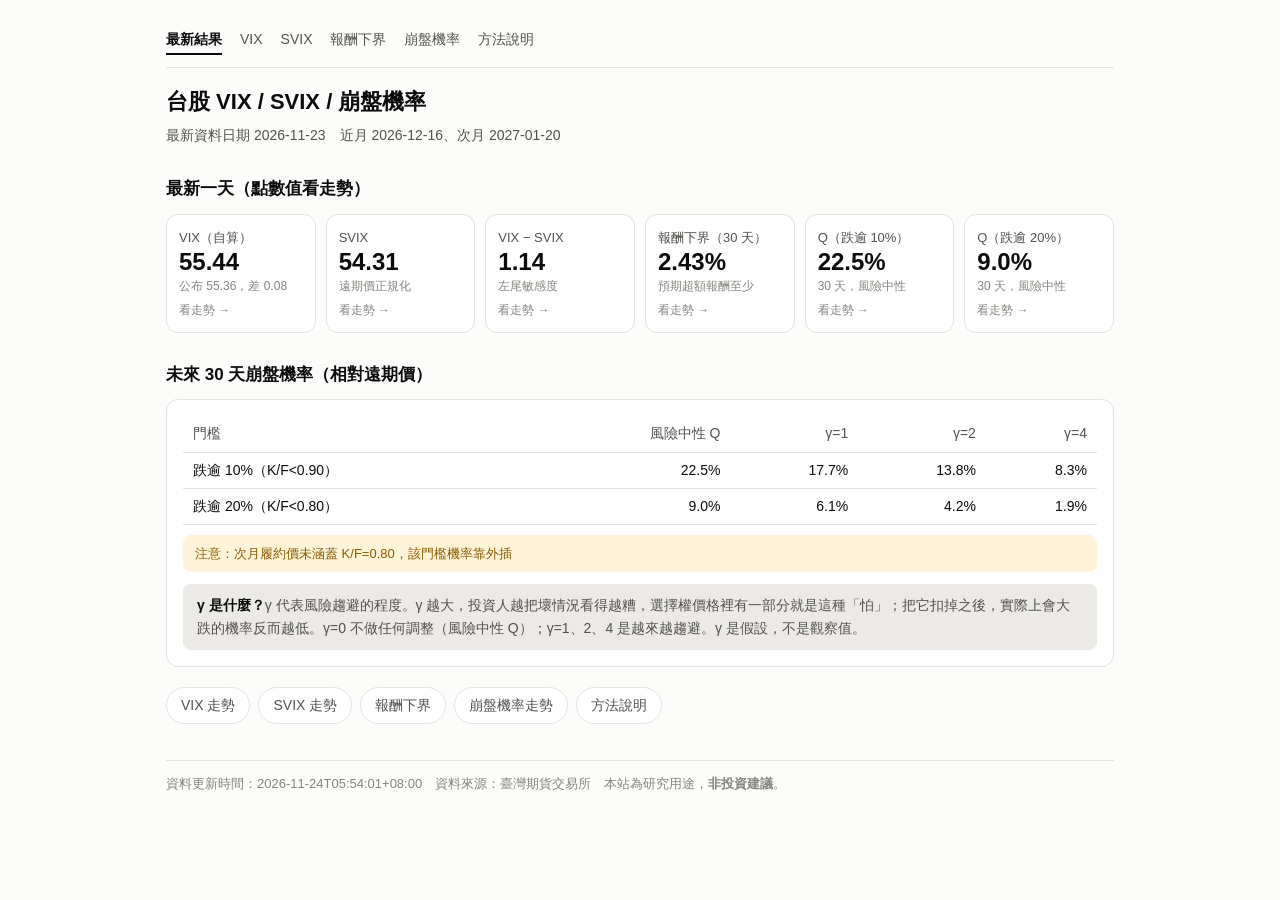
<file: index.html>
<!DOCTYPE html>
<html lang="zh-Hant"><head><meta charset="utf-8"><meta name="viewport" content="width=device-width, initial-scale=1"><title>台股 VIX / SVIX / 崩盤機率</title><link rel="stylesheet" href="assets/style.css?v=ba09b813"></head><body><main>
<nav aria-label="頁面"><a href="index.html" aria-current="page">最新結果</a><a href="vix.html">VIX</a><a href="svix.html">SVIX</a><a href="bound.html">報酬下界</a><a href="crash.html">崩盤機率</a><a href="methodology.html">方法說明</a></nav>
<h1>台股 VIX / SVIX / 崩盤機率</h1>
<div class="sub" id="asof"></div>

<h2>最新一天（點數值看走勢）</h2>
<div class="stats six" id="stats"></div>

<h2>未來 30 天崩盤機率（相對遠期價）</h2>
<div class="card">
  <table id="ctable"><thead><tr><th>門檻</th><th>風險中性 Q</th><th>γ=1</th><th>γ=2</th><th>γ=4</th></tr></thead><tbody></tbody></table>
  <div class="note" id="cnote" hidden></div>
  <p class="explain"><b>γ 是什麼？</b>γ 代表風險趨避的程度。γ 越大，投資人越把壞情況看得越糟，選擇權價格裡有一部分就是這種「怕」；把它扣掉之後，實際上會大跌的機率反而越低。γ=0 不做任何調整（風險中性 Q）；γ=1、2、4 是越來越趨避。γ 是假設，不是觀察值。</p>
</div>

<div class="bar" style="margin-top:20px">
  <a class="btn" href="vix.html">VIX 走勢</a>
  <a class="btn" href="svix.html">SVIX 走勢</a>
  <a class="btn" href="bound.html">報酬下界</a>
  <a class="btn" href="crash.html">崩盤機率走勢</a>
  <a class="btn" href="methodology.html">方法說明</a>
</div>
<footer>資料更新時間：<span id="updated"></span>　資料來源：臺灣期貨交易所　本站為研究用途，<strong>非投資建議</strong>。</footer>
</main>
<script src="assets/data.js?v=4e2e5773"></script><script src="assets/common.js?v=1d50b320"></script>
<script>
const last = S[S.length - 1];
$('#asof').textContent = last ? `最新資料日期 ${last.date}　近月 ${last.near_expiry}、次月 ${last.next_expiry}` : '尚無資料';
if (last) {
  const st = [
    ['VIX（自算）', num(last.vix), last.vix_taifex_published != null ? `公布 ${num(last.vix_taifex_published)}，差 ${num(last.vix_diff, 2)}` : '公布值尚未取得', 'vix.html'],
    ['SVIX', num(last.svix), '遠期價正規化', 'svix.html'],
    ['VIX − SVIX', num(last.vix - last.svix), '左尾敏感度', 'svix.html#spread'],
    ['報酬下界（30 天）', pct(last.lb_30d, 2), '預期超額報酬至少', 'bound.html'],
    ['Q（跌逾 10%）', pct(pOf(last.date, '0.9', '0')), '30 天，風險中性', 'crash.html?th=0.9'],
    ['Q（跌逾 20%）', pct(pOf(last.date, '0.8', '0')), '30 天，風險中性', 'crash.html?th=0.8'],
  ];
  const box = $('#stats');
  st.forEach(([k, v, n, href]) => {
    const a = document.createElement('a'); a.className = 'stat'; a.href = href;
    [['k', k], ['v', v], ['n', n], ['go', '看走勢 →']].forEach(([c, t]) => { const e = document.createElement('div'); e.className = c; e.textContent = t; a.appendChild(e); });
    box.appendChild(a);
  });
  const tb = $('#ctable tbody');
  [['0.9', '跌逾 10%（K/F<0.90）'], ['0.8', '跌逾 20%（K/F<0.80）']].forEach(([th, lab]) => {
    const tr = document.createElement('tr');
    [lab, ...GAMMAS.map(g => pct(pOf(last.date, th, g)))].forEach(t => { const td = document.createElement('td'); td.textContent = t; tr.appendChild(td); });
    tb.appendChild(tr);
  });
  const notes = flagText(last.quality_flags), n = $('#cnote');
  n.hidden = !notes.length; n.textContent = notes.length ? '注意：' + notes.join('；') : '';
}
</script></body></html>
</file>
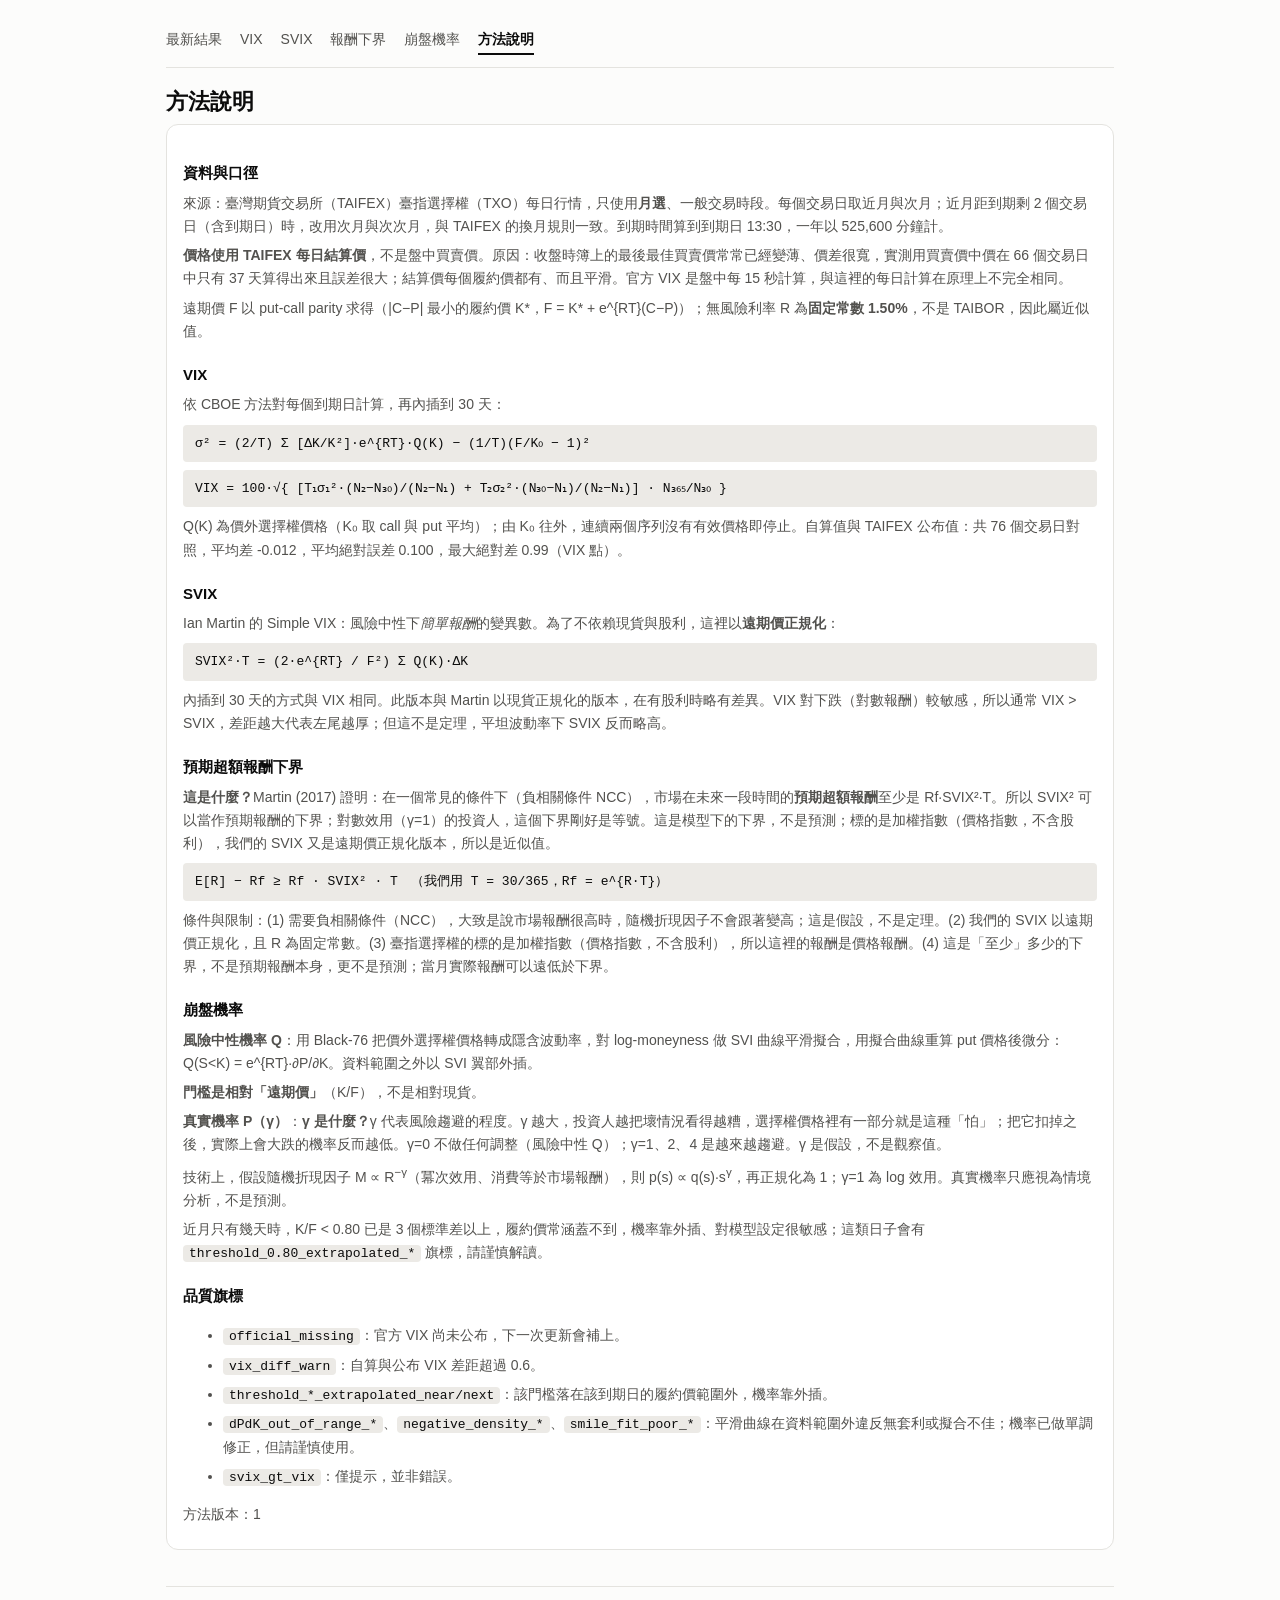
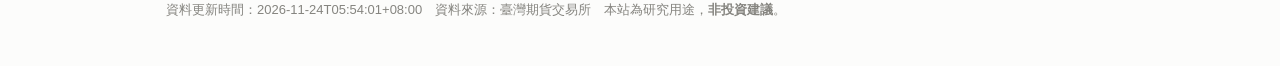
<file: methodology.html>
<!DOCTYPE html>
<html lang="zh-Hant"><head><meta charset="utf-8"><meta name="viewport" content="width=device-width, initial-scale=1"><title>方法說明</title><link rel="stylesheet" href="assets/style.css?v=ba09b813"></head><body><main>
<nav aria-label="頁面"><a href="index.html">最新結果</a><a href="vix.html">VIX</a><a href="svix.html">SVIX</a><a href="bound.html">報酬下界</a><a href="crash.html">崩盤機率</a><a href="methodology.html" aria-current="page">方法說明</a></nav>
<h1>方法說明</h1>
<div class="card method">
  <h3>資料與口徑</h3>
  <p>來源：臺灣期貨交易所（TAIFEX）臺指選擇權（TXO）每日行情，只使用<strong>月選</strong>、一般交易時段。每個交易日取近月與次月；近月距到期剩 2 個交易日（含到期日）時，改用次月與次次月，與 TAIFEX 的換月規則一致。到期時間算到到期日 13:30，一年以 525,600 分鐘計。</p>
  <p><strong>價格使用 TAIFEX 每日結算價</strong>，不是盤中買賣價。原因：收盤時簿上的最後最佳買賣價常常已經變薄、價差很寬，實測用買賣價中價在 66 個交易日中只有 37 天算得出來且誤差很大；結算價每個履約價都有、而且平滑。官方 VIX 是盤中每 15 秒計算，與這裡的每日計算在原理上不完全相同。</p>
  <p>遠期價 F 以 put-call parity 求得（|C−P| 最小的履約價 K*，F = K* + e^{RT}(C−P)）；無風險利率 R 為<strong>固定常數 <span id="m-rate"></span></strong>，不是 TAIBOR，因此屬近似值。</p>
  <h3>VIX</h3>
  <p>依 CBOE 方法對每個到期日計算，再內插到 30 天：</p>
  <span class="eq">σ² = (2/T) Σ [ΔK/K²]·e^{RT}·Q(K) − (1/T)(F/K₀ − 1)²</span>
  <span class="eq">VIX = 100·√{ [T₁σ₁²·(N₂−N₃₀)/(N₂−N₁) + T₂σ₂²·(N₃₀−N₁)/(N₂−N₁)] · N₃₆₅/N₃₀ }</span>
  <p>Q(K) 為價外選擇權價格（K₀ 取 call 與 put 平均）；由 K₀ 往外，連續兩個序列沒有有效價格即停止。自算值與 TAIFEX 公布值：<span id="m-acc"></span></p>
  <h3>SVIX</h3>
  <p>Ian Martin 的 Simple VIX：風險中性下<em>簡單報酬</em>的變異數。為了不依賴現貨與股利，這裡以<strong>遠期價正規化</strong>：</p>
  <span class="eq">SVIX²·T = (2·e^{RT} / F²) Σ Q(K)·ΔK</span>
  <p>內插到 30 天的方式與 VIX 相同。此版本與 Martin 以現貨正規化的版本，在有股利時略有差異。VIX 對下跌（對數報酬）較敏感，所以通常 VIX &gt; SVIX，差距越大代表左尾越厚；但這不是定理，平坦波動率下 SVIX 反而略高。</p>
  <h3>預期超額報酬下界</h3>
  <p><b>這是什麼？</b>Martin (2017) 證明：在一個常見的條件下（負相關條件 NCC），市場在未來一段時間的<b>預期超額報酬</b>至少是 Rf·SVIX²·T。所以 SVIX² 可以當作預期報酬的下界；對數效用（γ=1）的投資人，這個下界剛好是等號。這是模型下的下界，不是預測；標的是加權指數（價格指數，不含股利），我們的 SVIX 又是遠期價正規化版本，所以是近似值。</p>
  <span class="eq">E[R] − Rf ≥ Rf · SVIX² · T　（我們用 T = 30/365，Rf = e^{R·T}）</span>
  <p>條件與限制：(1) 需要負相關條件（NCC），大致是說市場報酬很高時，隨機折現因子不會跟著變高；這是假設，不是定理。(2) 我們的 SVIX 以遠期價正規化，且 R 為固定常數。(3) 臺指選擇權的標的是加權指數（價格指數，不含股利），所以這裡的報酬是價格報酬。(4) 這是「至少」多少的下界，不是預期報酬本身，更不是預測；當月實際報酬可以遠低於下界。</p>
  <h3>崩盤機率</h3>
  <p><strong>風險中性機率 Q</strong>：用 Black-76 把價外選擇權價格轉成隱含波動率，對 log-moneyness 做 SVI 曲線平滑擬合，用擬合曲線重算 put 價格後微分：Q(S&lt;K) = e^{RT}·∂P/∂K。資料範圍之外以 SVI 翼部外插。</p>
  <p><strong>門檻是相對「遠期價」</strong>（K/F），不是相對現貨。</p>
  <p><strong>真實機率 P（γ）</strong>：<b>γ 是什麼？</b>γ 代表風險趨避的程度。γ 越大，投資人越把壞情況看得越糟，選擇權價格裡有一部分就是這種「怕」；把它扣掉之後，實際上會大跌的機率反而越低。γ=0 不做任何調整（風險中性 Q）；γ=1、2、4 是越來越趨避。γ 是假設，不是觀察值。</p>
  <p>技術上，假設隨機折現因子 M ∝ R<sup>−γ</sup>（冪次效用、消費等於市場報酬），則 p(s) ∝ q(s)·s<sup>γ</sup>，再正規化為 1；γ=1 為 log 效用。真實機率只應視為情境分析，不是預測。</p>
  <p>近月只有幾天時，K/F &lt; 0.80 已是 3 個標準差以上，履約價常涵蓋不到，機率靠外插、對模型設定很敏感；這類日子會有 <code>threshold_0.80_extrapolated_*</code> 旗標，請謹慎解讀。</p>
  <h3>品質旗標</h3>
  <ul>
    <li><code>official_missing</code>：官方 VIX 尚未公布，下一次更新會補上。</li>
    <li><code>vix_diff_warn</code>：自算與公布 VIX 差距超過 0.6。</li>
    <li><code>threshold_*_extrapolated_near/next</code>：該門檻落在該到期日的履約價範圍外，機率靠外插。</li>
    <li><code>dPdK_out_of_range_*</code>、<code>negative_density_*</code>、<code>smile_fit_poor_*</code>：平滑曲線在資料範圍外違反無套利或擬合不佳；機率已做單調修正，但請謹慎使用。</li>
    <li><code>svix_gt_vix</code>：僅提示，並非錯誤。</li>
  </ul>
  <p>方法版本：<span id="m-ver"></span></p>
</div>
<footer>資料更新時間：<span id="updated"></span>　資料來源：臺灣期貨交易所　本站為研究用途，<strong>非投資建議</strong>。</footer>
</main>
<script src="assets/data.js?v=4e2e5773"></script><script src="assets/common.js?v=1d50b320"></script></body></html>
</file>
<file: assets/style.css>
:root {
  color-scheme: light;
  --surface: #fcfcfb; --card: #ffffff; --line: #e4e3df; --grid: #eceae6;
  --ink: #0b0b0b; --ink-2: #52514e; --ink-3: #85847f;
  --s1: #2a78d6; --s2: #eb6834; --s3: #1baf7a;
  --o1: #0d366b; --o2: #1c5cab; --o3: #3987e5; --o4: #86b6ef;
  --warn: #8a5a00; --warn-bg: #fff4d9;
}
@media (prefers-color-scheme: dark) {
  :root {
    color-scheme: dark;
    --surface: #1a1a19; --card: #222221; --line: #3a3a38; --grid: #2d2d2b;
    --ink: #f0efec; --ink-2: #c3c2b7; --ink-3: #8f8e86;
    --s1: #3987e5; --s2: #d95926; --s3: #199e70;
    --o1: #cde2fb; --o2: #86b6ef; --o3: #3987e5; --o4: #1c5cab;
    --warn: #f0c36b; --warn-bg: #3a2f12;
  }
}
* { box-sizing: border-box; }
body { margin: 0; background: var(--surface); color: var(--ink); font: 15px/1.65 -apple-system, "Segoe UI", "PingFang TC", "Noto Sans TC", sans-serif; }
main { max-width: 980px; margin: 0 auto; padding: 16px 16px 48px; }
nav { display: flex; flex-wrap: wrap; gap: 4px 18px; padding: 10px 0 12px; border-bottom: 1px solid var(--line); margin-bottom: 16px; font-size: 14px; }
nav a { color: var(--ink-2); text-decoration: none; padding: 2px 0; border-bottom: 2px solid transparent; }
nav a:hover { color: var(--ink); }
nav a[aria-current="page"] { color: var(--ink); border-bottom-color: var(--ink); font-weight: 600; }
h1 { font-size: 22px; font-weight: 600; margin: 8px 0 4px; }
h2 { font-size: 17px; font-weight: 600; margin: 28px 0 10px; }
h3 { font-size: 15px; font-weight: 600; margin: 20px 0 6px; }
.sub { color: var(--ink-2); font-size: 14px; }
.card { background: var(--card); border: 1px solid var(--line); border-radius: 12px; padding: 16px; }
.stats { display: grid; grid-template-columns: repeat(auto-fit, minmax(150px, 1fr)); gap: 12px; margin-top: 4px; }
a.stat, div.stat { display: block; color: inherit; text-decoration: none; background: var(--card); border: 1px solid var(--line); border-radius: 12px; padding: 12px 14px; }
a.stat:hover, a.stat:focus-visible { border-color: var(--ink-3); outline: none; }
a.stat:focus-visible { outline: 2px solid var(--s1); outline-offset: 2px; }
.stats.six { grid-template-columns: repeat(6, minmax(0, 1fr)); gap: 10px; }
.stats.six .stat { padding: 12px 12px; }
.stats.six .stat .v { font-size: 24px; }
@media (max-width: 820px) { .stats.six { grid-template-columns: repeat(auto-fit, minmax(140px, 1fr)); } }
.stat .k { color: var(--ink-2); font-size: 13px; }
.stat .v { font-size: 28px; font-weight: 600; line-height: 1.2; font-variant-numeric: tabular-nums; }
.stat .n { color: var(--ink-3); font-size: 12px; }
.stat .go { color: var(--ink-3); font-size: 12px; margin-top: 4px; }
table { border-collapse: collapse; width: 100%; font-variant-numeric: tabular-nums; }
th, td { text-align: right; padding: 6px 10px; border-bottom: 1px solid var(--line); font-size: 14px; }
th:first-child, td:first-child { text-align: left; }
th { color: var(--ink-2); font-weight: 500; }
.note { background: var(--warn-bg); color: var(--warn); border-radius: 8px; padding: 8px 12px; font-size: 13px; margin-top: 10px; }
.explain { background: var(--grid); border-radius: 8px; padding: 10px 14px; font-size: 14px; color: var(--ink-2); margin: 12px 0 0; }
.explain b { color: var(--ink); font-weight: 600; }
.bar { display: flex; flex-wrap: wrap; gap: 8px; align-items: center; margin: 12px 0 4px; }
.bar .lab { color: var(--ink-2); font-size: 13px; margin-right: 4px; }
button.chip, a.btn { font: inherit; font-size: 14px; padding: 6px 14px; border-radius: 999px; border: 1px solid var(--line); background: var(--card); color: var(--ink-2); cursor: pointer; text-decoration: none; display: inline-block; }
a.btn:hover { color: var(--ink); border-color: var(--ink-3); }
button.chip { font-size: 13px; padding: 4px 12px; }
button.chip[aria-pressed="true"] { background: var(--ink); color: var(--surface); border-color: var(--ink); }
button.chip:focus-visible, a.btn:focus-visible { outline: 2px solid var(--s1); outline-offset: 2px; }
.chart { position: relative; height: 300px; }
.chart.short { height: 210px; }
.ctitle { font-size: 14px; font-weight: 600; margin: 0 0 2px; }
.cdesc { font-size: 12px; color: var(--ink-3); margin: 0 0 8px; }
details { margin-top: 12px; } summary { cursor: pointer; color: var(--ink-2); font-size: 14px; }
.scroll { max-height: 340px; overflow: auto; margin-top: 8px; }
.method p, .method li { font-size: 14px; color: var(--ink-2); margin: 6px 0; }
.method code, .eq { font-family: ui-monospace, Menlo, monospace; font-size: 13px; background: var(--grid); padding: 1px 6px; border-radius: 4px; color: var(--ink); }
.eq { display: block; padding: 8px 12px; margin: 8px 0; overflow-x: auto; white-space: pre; }
footer { margin-top: 36px; color: var(--ink-3); font-size: 13px; border-top: 1px solid var(--line); padding-top: 12px; }
</file>
